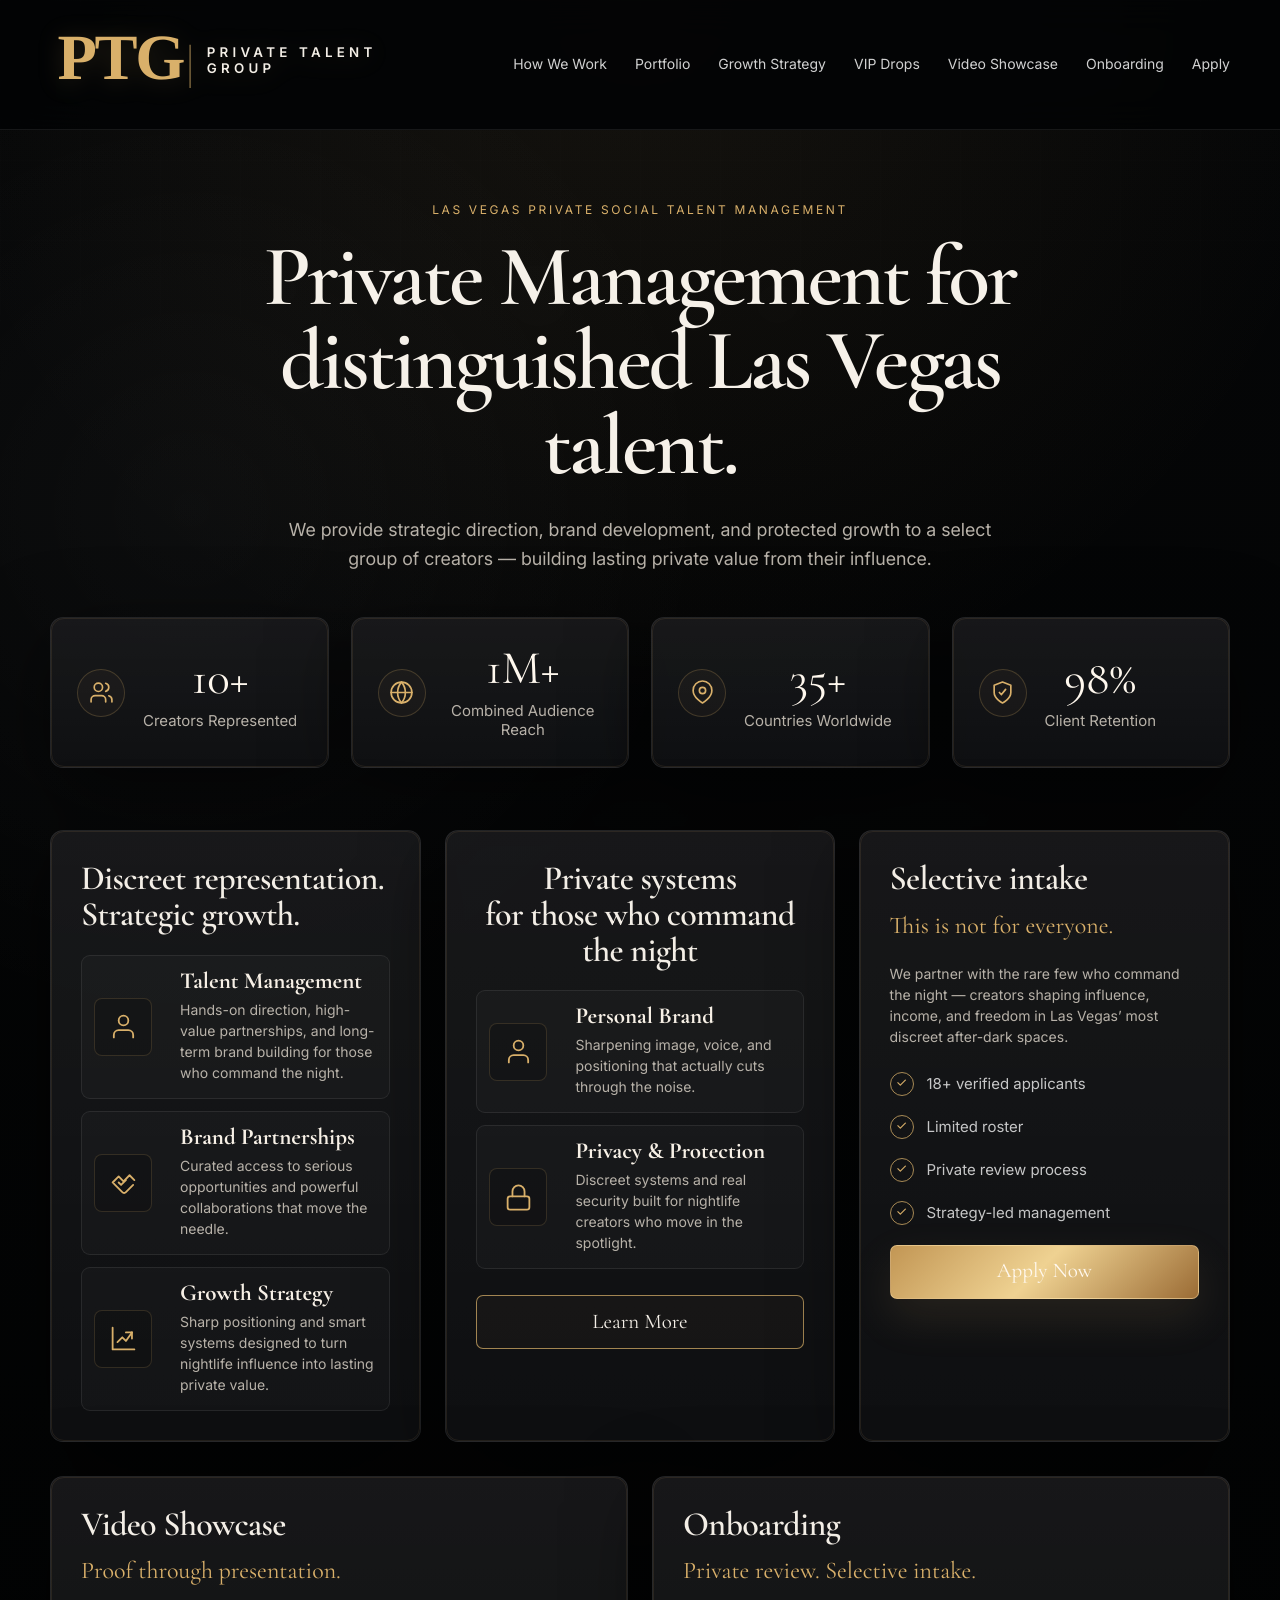
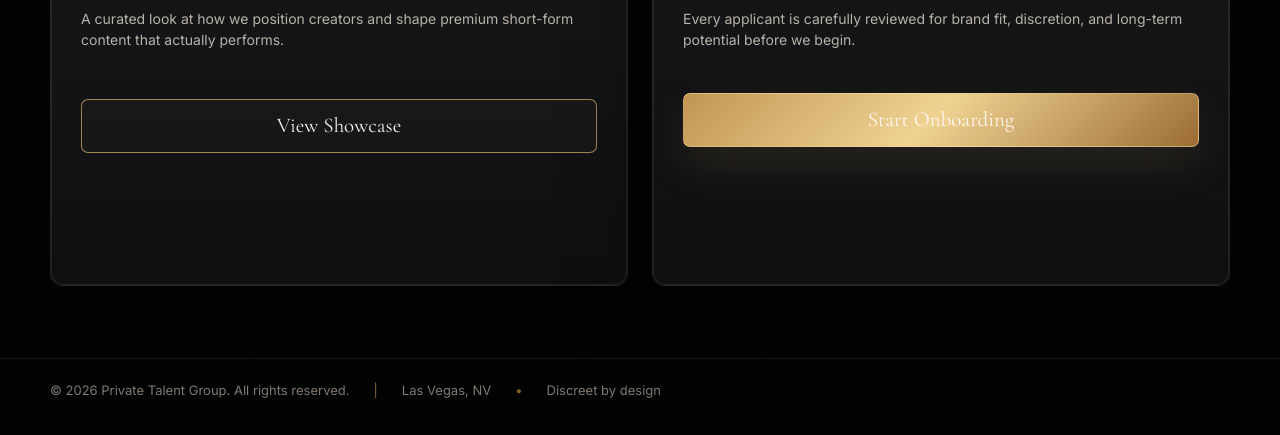
<file: index.html>
<!DOCTYPE html>
<html lang="en">
<head>
  <meta charset="UTF-8" />
  <meta name="viewport" content="width=device-width, initial-scale=1.0, viewport-fit=cover" />

  <title>Private Talent Group | Discreet Creator Management</title>
  <meta name="description" content="Discreet creator management for premium private creators in Las Vegas nightlife and hospitality." />

  <link rel="preconnect" href="https://fonts.googleapis.com">
  <link rel="preconnect" href="https://fonts.gstatic.com" crossorigin>
  <link href="https://fonts.googleapis.com/css2?family=Cormorant+Garamond:wght@500;600;700&family=Inter:wght@300;400;500;600&display=swap" rel="stylesheet">

  <style>
    :root {
      --bg: #020303;
      --bg-soft: #050607;
      --panel: #0b0d0f;
      --text: #f3eee6;
      --muted: #b8b2a9;
      --muted-dark: #817a72;
      --gold: #d9b06a;
      --gold-soft: #f1d391;
      --gold-dark: #8c6634;
      --border-soft: rgba(255, 255, 255, 0.08);
      --shadow: 0 24px 80px rgba(0, 0, 0, 0.55);
    }

    * {
      margin: 0;
      padding: 0;
      box-sizing: border-box;
    }

    html {
      scroll-behavior: smooth;
      -webkit-text-size-adjust: 100%;
    }

    body {
      min-height: 100vh;
      background:
        radial-gradient(circle at top center, rgba(217, 176, 106, 0.08), transparent 34%),
        radial-gradient(circle at 15% 25%, rgba(255, 255, 255, 0.035), transparent 28%),
        linear-gradient(180deg, var(--bg-soft) 0%, var(--bg) 100%);
      color: var(--text);
      font-family: "Inter", sans-serif;
      overflow-x: hidden;
      -webkit-font-smoothing: antialiased;
      text-rendering: geometricPrecision;
    }

    body::before {
      content: "";
      position: fixed;
      inset: 0;
      pointer-events: none;
      background-image:
        linear-gradient(rgba(255,255,255,0.015) 1px, transparent 1px),
        linear-gradient(90deg, rgba(255,255,255,0.015) 1px, transparent 1px);
      background-size: 80px 80px;
      mask-image: linear-gradient(to bottom, rgba(0,0,0,0.75), transparent 70%);
    }

    a {
      color: inherit;
      text-decoration: none;
    }

    .page {
      width: 100%;
      min-height: 100vh;
      position: relative;
      z-index: 1;
    }

    .container {
      width: min(1180px, calc(100% - 40px));
      margin: 0 auto;
    }

    header {
      position: sticky;
      top: 0;
      z-index: 20;
      background: rgba(3, 4, 5, 0.9);
      backdrop-filter: blur(18px);
      -webkit-backdrop-filter: blur(18px);
      border-bottom: 1px solid var(--border-soft);
    }

    .nav {
      height: 129px;
      display: grid;
      grid-template-columns: auto 1fr;
      align-items: center;
      gap: 30px;
      position: relative;
    }

    .brand {
      display: flex;
      align-items: center;
      min-width: 0;
    }

    .brand-logo {
      height: auto;
      width: 470px;
      max-width: 44vw;
      display: block;
      filter: drop-shadow(0 2px 12px rgba(217, 176, 106, 0.18));
    }

    .nav-links {
      display: flex;
      align-items: center;
      justify-content: flex-end;
      gap: 28px;
      color: rgba(255, 255, 255, 0.82);
      font-size: 14px;
      font-weight: 400;
    }

    .nav-links a {
      min-height: 44px;
      display: inline-flex;
      align-items: center;
      transition: color 0.2s ease;
      white-space: nowrap;
    }

    .nav-links a:hover {
      color: var(--gold-soft);
    }

    .nav-toggle {
      display: none;
    }

    .menu-button {
      display: none;
      width: 48px;
      height: 48px;
      border: 1px solid rgba(217, 176, 106, 0.38);
      border-radius: 8px;
      background: rgba(217, 176, 106, 0.035);
      align-items: center;
      justify-content: center;
      cursor: pointer;
    }

    .menu-lines {
      width: 22px;
      height: 14px;
      position: relative;
      display: block;
    }

    .menu-lines::before,
    .menu-lines::after,
    .menu-lines span {
      content: "";
      position: absolute;
      left: 0;
      width: 22px;
      height: 1.5px;
      background: var(--gold-soft);
      border-radius: 99px;
      transition: transform 0.2s ease, opacity 0.2s ease;
    }

    .menu-lines::before {
      top: 0;
    }

    .menu-lines span {
      top: 6px;
    }

    .menu-lines::after {
      bottom: 0;
    }

    .nav-toggle:checked + .menu-button .menu-lines::before {
      transform: translateY(6px) rotate(45deg);
    }

    .nav-toggle:checked + .menu-button .menu-lines span {
      opacity: 0;
    }

    .nav-toggle:checked + .menu-button .menu-lines::after {
      transform: translateY(-6px) rotate(-45deg);
    }

    .hero {
      padding: 72px 0 34px;
      text-align: center;
    }

    .eyebrow {
      margin-bottom: 18px;
      color: var(--gold);
      font-size: 12px;
      letter-spacing: 0.22em;
      text-transform: uppercase;
    }

    h1 {
      max-width: 840px;
      margin: 0 auto;
      font-family: "Cormorant Garamond", serif;
      font-weight: 600;
      line-height: 0.98;
      font-size: clamp(52px, 7vw, 86px);
      letter-spacing: -0.035em;
      color: #f6f1e9;
      text-shadow: 0 18px 60px rgba(255, 255, 255, 0.07);
    }

    .hero p {
      max-width: 720px;
      margin: 28px auto 0;
      color: var(--muted);
      font-size: 18px;
      line-height: 1.65;
    }

    .stats {
      display: grid;
      grid-template-columns: repeat(4, 1fr);
      gap: 22px;
      margin-top: 42px;
    }

    .stat-card,
    .feature-panel {
      background:
        linear-gradient(180deg, rgba(255,255,255,0.055), rgba(255,255,255,0.018)),
        rgba(11, 13, 15, 0.82);
      border: 1px solid var(--border-soft);
      border-radius: 13px;
      box-shadow: var(--shadow);
      position: relative;
      overflow: hidden;
    }

    .stat-card::after,
    .feature-panel::after {
      content: "";
      position: absolute;
      inset: 0;
      border-radius: inherit;
      pointer-events: none;
      border: 1px solid rgba(217, 176, 106, 0.11);
    }

    .stat-card {
      min-height: 132px;
      padding: 28px 26px;
      display: flex;
      align-items: center;
      gap: 18px;
    }

    .icon {
      width: 48px;
      height: 48px;
      flex: 0 0 auto;
      display: grid;
      place-items: center;
      border-radius: 50%;
      border: 1px solid rgba(217, 176, 106, 0.22);
      color: var(--gold);
      background: rgba(217, 176, 106, 0.035);
    }

    .icon svg {
      width: 25px;
      height: 25px;
      stroke: currentColor;
      stroke-width: 1.6;
      fill: none;
      stroke-linecap: round;
      stroke-linejoin: round;
    }

    .stat-number {
      font-family: "Cormorant Garamond", serif;
      font-size: 47px;
      line-height: 1;
      color: #fff8ee;
    }

    .stat-label {
      margin-top: 8px;
      font-size: 15px;
      color: var(--muted);
    }

    .sections {
      display: grid;
      grid-template-columns: 1.05fr 1.1fr 1.05fr;
      gap: 24px;
      margin-top: 28px;
      padding-bottom: 34px;
    }

    .extra-sections {
      padding-bottom: 72px;
    }

    .extra-grid {
      display: grid;
      grid-template-columns: 1fr 1fr;
      gap: 24px;
    }

    .feature-panel {
      padding: 30px;
      min-height: 410px;
    }

    .feature-panel h2 {
      font-family: "Cormorant Garamond", serif;
      font-size: 34px;
      font-weight: 600;
      line-height: 1.05;
      letter-spacing: -0.02em;
      margin-bottom: 22px;
    }

    .feature-panel.center h2 {
      text-align: center;
    }

    .gold-line {
      color: var(--gold);
      font-family: "Cormorant Garamond", serif;
      font-size: 24px;
      margin-top: -8px;
      margin-bottom: 24px;
    }

    .service-list {
      display: grid;
      gap: 12px;
    }

    .service-item {
      display: grid;
      grid-template-columns: 72px 1fr;
      gap: 14px;
      align-items: center;
      padding: 14px 12px;
      min-height: 84px;
      border: 1px solid var(--border-soft);
      border-radius: 9px;
      background: rgba(255, 255, 255, 0.025);
    }

    .service-icon {
      width: 58px;
      height: 58px;
      border-radius: 8px;
      display: grid;
      place-items: center;
      border: 1px solid rgba(217, 176, 106, 0.17);
      color: var(--gold);
      background: rgba(0, 0, 0, 0.18);
    }

    .service-icon svg {
      width: 29px;
      height: 29px;
      stroke: currentColor;
      stroke-width: 1.5;
      fill: none;
      stroke-linecap: round;
      stroke-linejoin: round;
    }

    .service-item h3 {
      font-family: "Cormorant Garamond", serif;
      font-size: 23px;
      line-height: 1;
      margin-bottom: 7px;
      color: #f7f0e6;
    }

    .service-item p,
    .feature-copy,
    .checklist li {
      color: var(--muted);
      font-size: 14px;
      line-height: 1.5;
    }

    .feature-copy {
      margin: 0 0 22px;
    }

    .button {
      display: inline-flex;
      align-items: center;
      justify-content: center;
      min-height: 54px;
      width: 100%;
      border-radius: 7px;
      font-family: "Cormorant Garamond", serif;
      font-size: 21px;
      transition: all 0.2s ease;
    }

    .button-outline {
      margin-top: 26px;
      color: var(--text);
      border: 1px solid rgba(217, 176, 106, 0.72);
      background: rgba(217, 176, 106, 0.035);
    }

    .button-outline:hover {
      background: rgba(217, 176, 106, 0.12);
    }

    .button-gold {
      margin-top: 20px;
      color: #fff8ee;
      border: 1px solid rgba(255, 227, 174, 0.4);
      background:
        linear-gradient(135deg, #c29654 0%, #efd292 48%, #9b6c35 100%);
      box-shadow: 0 18px 45px rgba(217, 176, 106, 0.12);
    }

    .button-gold:hover {
      transform: translateY(-1px);
      filter: brightness(1.07);
    }

    .checklist {
      list-style: none;
      display: grid;
      gap: 19px;
      margin-top: 24px;
    }

    .checklist li {
      display: flex;
      align-items: center;
      gap: 13px;
      color: rgba(255, 255, 255, 0.76);
      font-size: 15px;
    }

    .check {
      width: 24px;
      height: 24px;
      border-radius: 50%;
      display: inline-grid;
      place-items: center;
      border: 1px solid rgba(217, 176, 106, 0.75);
      color: var(--gold);
      font-size: 13px;
      flex: 0 0 auto;
    }

    footer {
      border-top: 1px solid var(--border-soft);
      padding: 24px 0 calc(36px + env(safe-area-inset-bottom));
      color: var(--muted-dark);
      font-size: 13px;
    }

    .footer-row {
      display: flex;
      align-items: center;
      gap: 24px;
      flex-wrap: wrap;
    }

    .footer-row span:nth-child(2),
    .footer-row span:nth-child(4) {
      color: var(--gold-dark);
    }

    @media (max-width: 1160px) {
      .nav {
        gap: 22px;
      }

      .brand-logo {
        width: 340px;
      }

      .nav-links {
        gap: 18px;
        font-size: 13px;
      }

      .stats,
      .sections {
        grid-template-columns: repeat(2, 1fr);
      }

      .feature-panel:last-child {
        grid-column: 1 / -1;
      }
    }

    @media (max-width: 900px) {
      .container {
        width: min(100% - 28px, 1180px);
      }

      header {
        padding-top: env(safe-area-inset-top);
      }

      .nav {
        height: auto;
        min-height: 78px;
        grid-template-columns: 1fr auto;
        gap: 14px;
      }

      .brand-logo {
        width: 290px;
      }

      .menu-button {
        display: flex;
      }

      .nav-links {
        display: none;
        position: absolute;
        top: calc(100% + 1px);
        left: 0;
        right: 0;
        width: 100%;
        padding: 16px;
        flex-direction: column;
        align-items: stretch;
        justify-content: flex-start;
        gap: 4px;
        border: 1px solid rgba(217, 176, 106, 0.16);
        border-radius: 14px;
        background:
          linear-gradient(180deg, rgba(255,255,255,0.06), rgba(255,255,255,0.02)),
          rgba(3, 4, 5, 0.98);
        box-shadow: 0 28px 60px rgba(0, 0, 0, 0.72);
      }

      .nav-links a {
        width: 100%;
        min-height: 48px;
        padding: 0 14px;
        border-radius: 8px;
        justify-content: center;
        background: rgba(255, 255, 255, 0.025);
      }

      .nav-links a:hover {
        background: rgba(217, 176, 106, 0.08);
      }

      .nav-toggle:checked ~ .nav-links {
        display: flex;
      }

      .hero {
        padding: 54px 0 28px;
      }

      .eyebrow {
        font-size: 11px;
        line-height: 1.6;
      }

      h1 {
        max-width: 94%;
        font-size: clamp(43px, 12.5vw, 64px);
        line-height: 1;
      }

      .hero p {
        max-width: 92%;
        font-size: 16px;
        line-height: 1.6;
      }

      .stats {
        margin-top: 34px;
        gap: 16px;
      }

      .stat-card {
        min-height: 118px;
        padding: 22px;
      }

      .sections {
        gap: 18px;
        padding-bottom: 34px;
      }
    }

    @media (max-width: 580px) {
      .container {
        width: min(100% - 24px, 1180px);
      }

      .brand-logo {
        width: 250px;
      }

      .hero {
        padding-top: 44px;
      }

      h1 {
        font-size: clamp(40px, 13vw, 54px);
      }

      .hero p {
        font-size: 15.5px;
      }

      .stats,
      .sections,
      .extra-grid {
        grid-template-columns: 1fr;
      }

      .feature-panel:last-child {
        grid-column: auto;
      }

      .stat-card {
        min-height: 108px;
      }

      .stat-number {
        font-size: 44px;
      }

      .feature-panel {
        min-height: auto;
        padding: 24px;
      }

      .feature-panel h2 {
        font-size: 31px;
      }

      .service-item {
        grid-template-columns: 58px 1fr;
        gap: 12px;
        padding: 13px 12px;
      }

      .service-icon {
        width: 52px;
        height: 52px;
      }

      .service-item h3 {
        font-size: 21px;
      }

      footer {
        font-size: 12px;
      }

      .footer-row {
        gap: 10px 18px;
      }
    }

    @media (max-width: 380px) {
      .brand-logo {
        width: 210px;
      }

      h1 {
        font-size: 38px;
      }

      .stat-card {
        align-items: flex-start;
      }

      .icon {
        width: 44px;
        height: 44px;
      }

      .stat-number {
        font-size: 40px;
      }
    }
  </style>
</head>

<body>
  <div class="page">

    <header>
      <div class="container nav">
        <a href="#" class="brand" aria-label="Private Talent Group home">
          <svg class="brand-logo" width="470" height="100" viewBox="0 0 470 100" fill="none" xmlns="http://www.w3.org/2000/svg">
            <!-- PTG Monogram - Elegant Gold -->
            <text x="8" y="66" font-family="Georgia, 'Times New Roman', serif" font-size="70" font-weight="700" fill="#d9b06a" letter-spacing="-2.5">PTG</text>
            
            <!-- Subtle vertical divider -->
            <line x1="152" y1="29" x2="152" y2="76" stroke="#d9b06a" stroke-width="1.6" opacity="0.55"/>
            
            <!-- PRIVATE TALENT GROUP -->
            <text x="170" y="42" font-family="Inter, system-ui, -apple-system, sans-serif" font-size="14.5" font-weight="600" fill="#f3eee6" letter-spacing="4.6">PRIVATE TALENT</text>
            <text x="170" y="60" font-family="Inter, system-ui, -apple-system, sans-serif" font-size="14.5" font-weight="600" fill="#f3eee6" letter-spacing="4.6">GROUP</text>
          </svg>
        </a>

        <input type="checkbox" id="nav-toggle" class="nav-toggle" aria-label="Open navigation menu">
        <label for="nav-toggle" class="menu-button" aria-label="Open navigation menu">
          <span class="menu-lines"><span></span></span>
        </label>

        <nav class="nav-links" aria-label="Main navigation">
         <a href="how-we-work.html">How We Work</a>
        <a href="portfolio.html">Portfolio</a>
        <a href="growth-strategy.html">Growth Strategy</a>
        <a href="scripts.html">VIP Drops </a>
        <a href="video-showcase.html">Video Showcase</a>
        <a href="onboarding.html">Onboarding</a>
        <a href="apply.html">Apply</a>
        </nav>
      </div>
    </header>

    <main>
      <section class="hero" id="how-we-work">
        <div class="container">
          <div class="eyebrow">Las Vegas Private Social Talent Management
</div>

          <h1>Private Management for distinguished Las Vegas talent.</h1>

          <p>
            We provide strategic direction, brand development, and protected growth
            to a select group of creators — building lasting private value from their influence.
          </p>

          <div class="stats">
            <div class="stat-card">
              <div class="icon">
                <svg viewBox="0 0 24 24">
                  <path d="M16 21v-2a4 4 0 0 0-4-4H6a4 4 0 0 0-4 4v2"/>
                  <circle cx="9" cy="7" r="4"/>
                  <path d="M22 21v-2a4 4 0 0 0-3-3.87"/>
                  <path d="M16 3.13a4 4 0 0 1 0 7.75"/>
                </svg>
              </div>
              <div>
                <div class="stat-number">10+</div>
                <div class="stat-label">Creators Represented</div>
              </div>
            </div>

            <div class="stat-card">
              <div class="icon">
                <svg viewBox="0 0 24 24">
                  <circle cx="12" cy="12" r="10"/>
                  <path d="M2 12h20"/>
                  <path d="M12 2a15.3 15.3 0 0 1 0 20"/>
                  <path d="M12 2a15.3 15.3 0 0 0 0 20"/>
                </svg>
              </div>
              <div>
                <div class="stat-number">1M+</div>
                <div class="stat-label">Combined Audience Reach</div>
              </div>
            </div>

            <div class="stat-card">
              <div class="icon">
                <svg viewBox="0 0 24 24">
                  <path d="M21 10c0 7-9 12-9 12S3 17 3 10a9 9 0 1 1 18 0z"/>
                  <circle cx="12" cy="10" r="3"/>
                </svg>
              </div>
              <div>
                <div class="stat-number">35+</div>
                <div class="stat-label">Countries Worldwide</div>
              </div>
            </div>

            <div class="stat-card">
              <div class="icon">
                <svg viewBox="0 0 24 24">
                  <path d="M12 22s8-4 8-10V5l-8-3-8 3v7c0 6 8 10 8 10z"/>
                  <path d="M9 12l2 2 4-5"/>
                </svg>
              </div>
              <div>
                <div class="stat-number">98%</div>
                <div class="stat-label">Client Retention</div>
              </div>
            </div>
          </div>
        </div>
      </section>

      <section>
        <div class="container sections">

          <div class="feature-panel" id="portfolio">
            <h2>Discreet representation.<br>Strategic growth.</h2>

            <div class="service-list">
              <div class="service-item">
                <div class="service-icon">
                  <svg viewBox="0 0 24 24">
                    <path d="M20 21v-2a4 4 0 0 0-4-4H8a4 4 0 0 0-4 4v2"/>
                    <circle cx="12" cy="7" r="4"/>
                  </svg>
                </div>
                <div>
                  <h3>Talent Management</h3>
                  <p>Hands-on direction, high-value partnerships, and long-term brand building for those who command the night.</p>
                </div>
              </div>

              <div class="service-item">
                <div class="service-icon">
                  <svg viewBox="0 0 24 24">
                    <path d="M8 12l2 2 4-4"/>
                    <path d="M3 12l5-5 4 4 5-5 4 4"/>
                    <path d="M4 13l7 7a2 2 0 0 0 3 0l6-6"/>
                  </svg>
                </div>
                <div>
                  <h3>Brand Partnerships</h3>
                  <p>Curated access to serious opportunities and powerful collaborations that move the needle.</p>
                </div>
              </div>

              <div class="service-item">
                <div class="service-icon">
                  <svg viewBox="0 0 24 24">
                    <path d="M3 3v18h18"/>
                    <path d="M7 15l4-4 3 3 5-7"/>
                    <path d="M19 7h-5"/>
                    <path d="M19 7v5"/>
                  </svg>
                </div>
                <div>
                  <h3>Growth Strategy</h3>
                  <p>Sharp positioning and smart systems designed to turn nightlife influence into lasting private value.</p>
                </div>
              </div>
            </div>
          </div>

          <div class="feature-panel center" id="growth-strategy">
            <h2>Private systems<br>for those who command the night</h2>

            <div class="service-list">
              <div class="service-item">
                <div class="service-icon">
                  <svg viewBox="0 0 24 24">
                    <path d="M20 21v-2a4 4 0 0 0-4-4H8a4 4 0 0 0-4 4v2"/>
                    <circle cx="12" cy="7" r="4"/>
                  </svg>
                </div>
                <div>
                  <h3>Personal Brand</h3>
                  <p>Sharpening image, voice, and positioning that actually cuts through the noise.</p>
                </div>
              </div>

              <div class="service-item">
                <div class="service-icon">
                  <svg viewBox="0 0 24 24">
                    <rect x="3" y="11" width="18" height="11" rx="2"/>
                    <path d="M7 11V7a5 5 0 0 1 10 0v4"/>
                  </svg>
                </div>
                <div>
                  <h3>Privacy & Protection</h3>
                  <p>Discreet systems and real security built for nightlife creators who move in the spotlight.</p>
                </div>
              </div>
            </div>

            <a href="#apply" class="button button-outline">Learn More</a>
          </div>

          <div class="feature-panel" id="apply">
            <h2>Selective intake</h2>
            <div class="gold-line">This is not for everyone.</div>

            <p class="feature-copy">
              We partner with the rare few who command the night — creators shaping influence,
              income, and freedom in Las Vegas’ most discreet after-dark spaces.
            </p>

            <ul class="checklist">
              <li><span class="check">✓</span>18+ verified applicants</li>
              <li><span class="check">✓</span>Limited roster</li>
              <li><span class="check">✓</span>Private review process</li>
              <li><span class="check">✓</span>Strategy-led management</li>
            </ul>

            <a href="#apply" class="button button-gold">Apply Now</a>
          </div>

        </div>
      </section>

      <section class="extra-sections">
        <div class="container extra-grid">

          <div class="feature-panel" id="video-showcase">
            <h2>Video Showcase</h2>
            <div class="gold-line">Proof through presentation.</div>
            <p class="feature-copy">
              A curated look at how we position creators and shape premium short-form content that actually performs.
            </p>
            <a href="#apply" class="button button-outline">View Showcase</a>
          </div>

          <div class="feature-panel" id="onboarding">
            <h2>Onboarding</h2>
            <div class="gold-line">Private review. Selective intake.</div>
            <p class="feature-copy">
              Every applicant is carefully reviewed for brand fit, discretion, and long-term potential before we begin.
            </p>
            <a href="#apply" class="button button-gold">Start Onboarding</a>
          </div>

        </div>
      </section>
    </main>

    <footer>
      <div class="container footer-row">
        <span>© 2026 Private Talent Group. All rights reserved.</span>
        <span>|</span>
        <span>Las Vegas, NV</span>
        <span>•</span>
        <span>Discreet by design</span>
      </div>
    </footer>

  </div>

  <script>
    const navToggle = document.getElementById("nav-toggle");
    const navLinks = document.querySelectorAll(".nav-links a");

    navLinks.forEach((link) => {
      link.addEventListener("click", () => {
        navToggle.checked = false;
      });
    });
  </script>
</body>
</html>
</file>
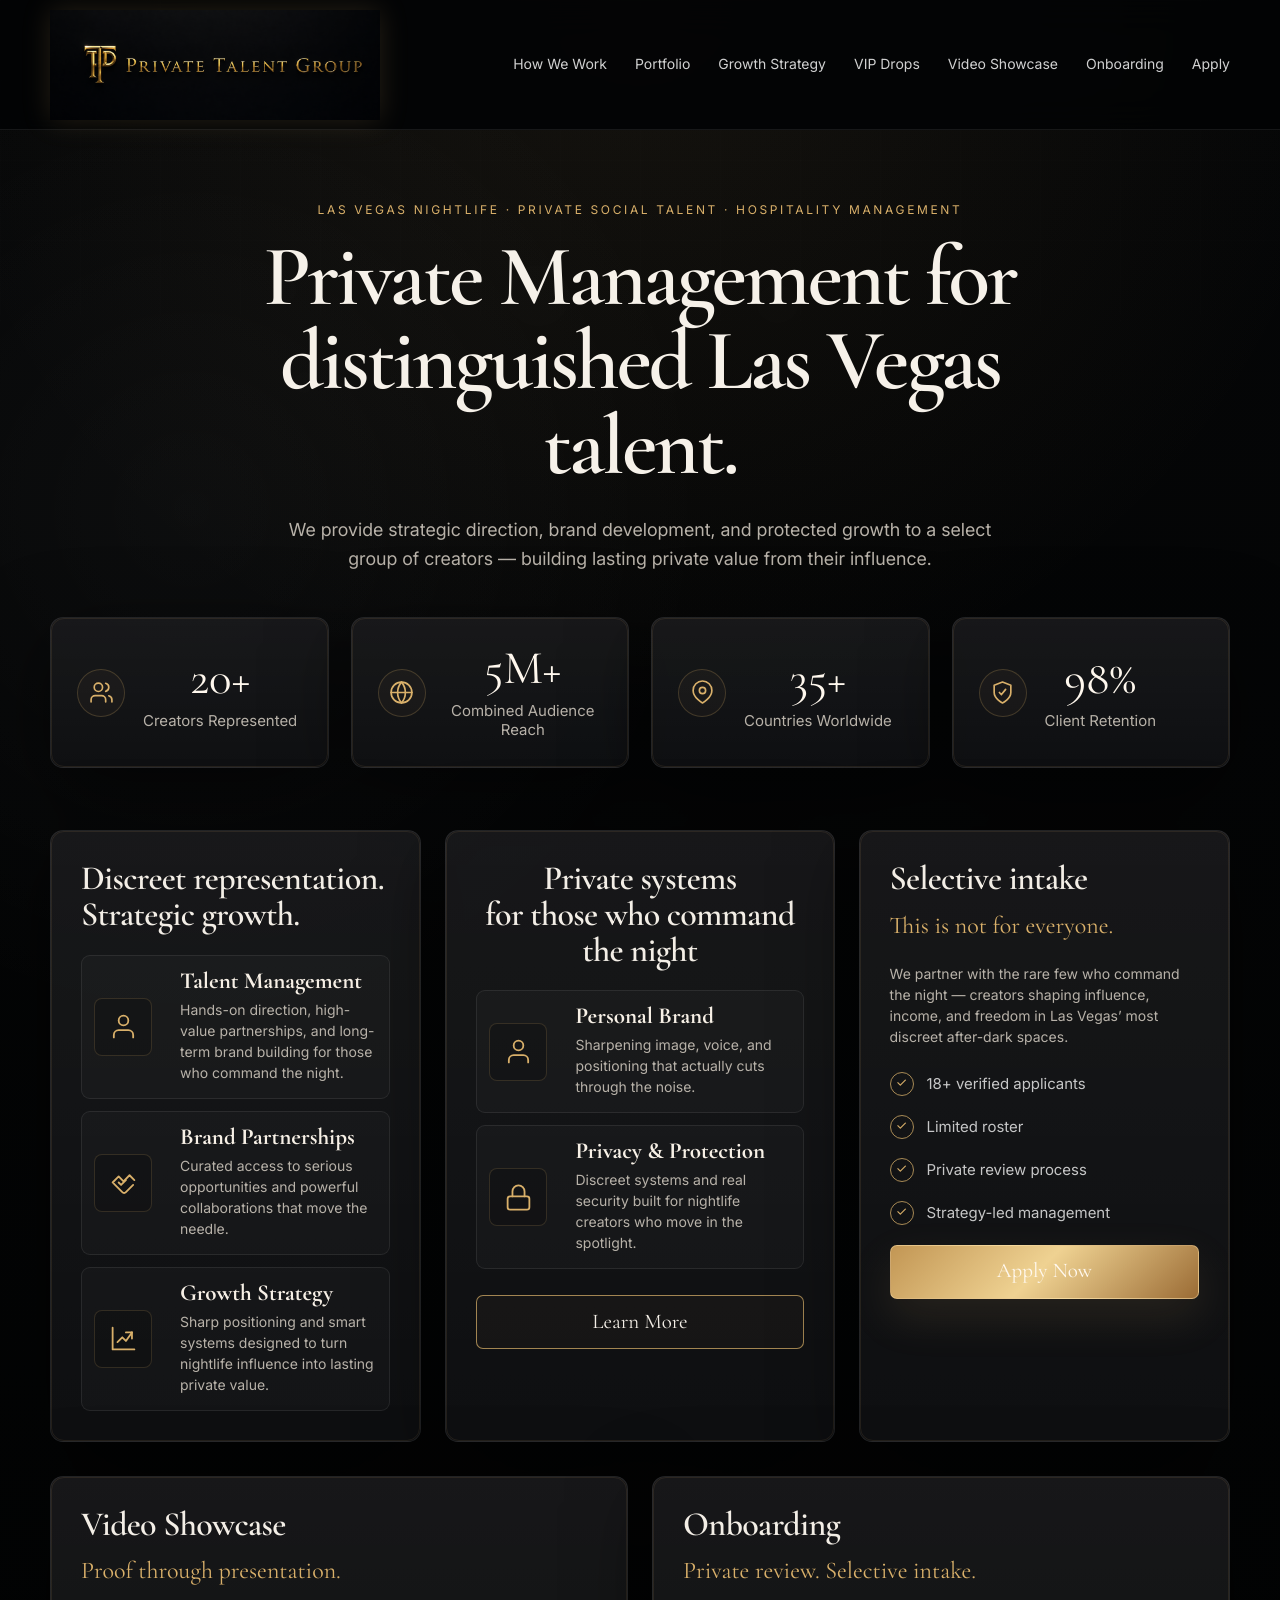
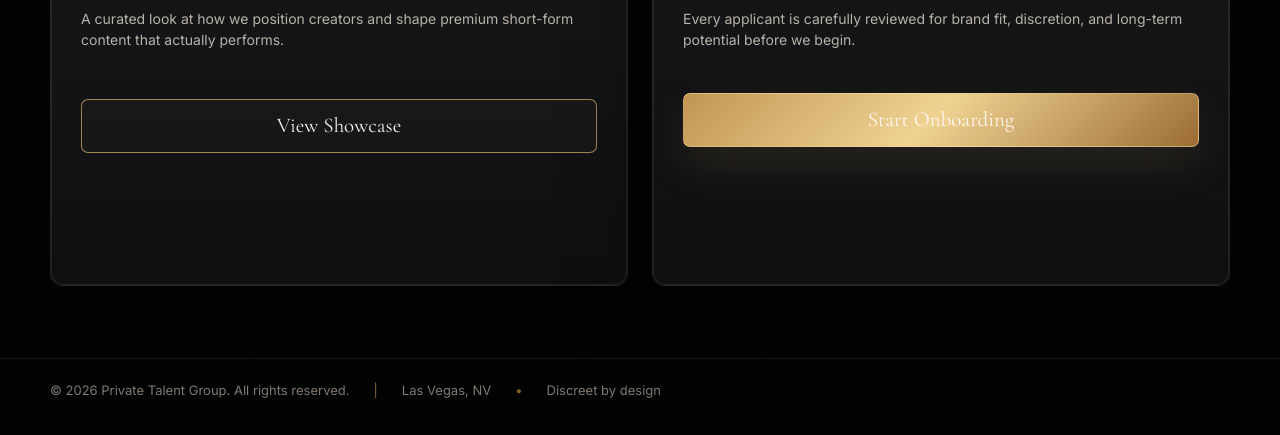
<file: index.html.html>
<!DOCTYPE html>
<html lang="en">
<head>
  <meta charset="UTF-8" />
  <meta name="viewport" content="width=device-width, initial-scale=1.0, viewport-fit=cover" />

  <title>Private Talent Group | Discreet Creator Management</title>
  <meta name="description" content="Discreet creator management for premium private creators in Las Vegas nightlife and hospitality." />

  <link rel="preconnect" href="https://fonts.googleapis.com">
  <link rel="preconnect" href="https://fonts.gstatic.com" crossorigin>
  <link href="https://fonts.googleapis.com/css2?family=Cormorant+Garamond:wght@500;600;700&family=Inter:wght@300;400;500;600&display=swap" rel="stylesheet">

  <style>
    :root {
      --bg: #020303;
      --bg-soft: #050607;
      --panel: #0b0d0f;
      --text: #f3eee6;
      --muted: #b8b2a9;
      --muted-dark: #817a72;
      --gold: #d9b06a;
      --gold-soft: #f1d391;
      --gold-dark: #8c6634;
      --border-soft: rgba(255, 255, 255, 0.08);
      --shadow: 0 24px 80px rgba(0, 0, 0, 0.55);
    }

    * {
      margin: 0;
      padding: 0;
      box-sizing: border-box;
    }

    html {
      scroll-behavior: smooth;
      -webkit-text-size-adjust: 100%;
    }

    body {
      min-height: 100vh;
      background:
        radial-gradient(circle at top center, rgba(217, 176, 106, 0.08), transparent 34%),
        radial-gradient(circle at 15% 25%, rgba(255, 255, 255, 0.035), transparent 28%),
        linear-gradient(180deg, var(--bg-soft) 0%, var(--bg) 100%);
      color: var(--text);
      font-family: "Inter", sans-serif;
      overflow-x: hidden;
      -webkit-font-smoothing: antialiased;
      text-rendering: geometricPrecision;
    }

    body::before {
      content: "";
      position: fixed;
      inset: 0;
      pointer-events: none;
      background-image:
        linear-gradient(rgba(255,255,255,0.015) 1px, transparent 1px),
        linear-gradient(90deg, rgba(255,255,255,0.015) 1px, transparent 1px);
      background-size: 80px 80px;
      mask-image: linear-gradient(to bottom, rgba(0,0,0,0.75), transparent 70%);
    }

    a {
      color: inherit;
      text-decoration: none;
    }

    .page {
      width: 100%;
      min-height: 100vh;
      position: relative;
      z-index: 1;
    }

    .container {
      width: min(1180px, calc(100% - 40px));
      margin: 0 auto;
    }

    header {
      position: sticky;
      top: 0;
      z-index: 20;
      background: rgba(3, 4, 5, 0.9);
      backdrop-filter: blur(18px);
      -webkit-backdrop-filter: blur(18px);
      border-bottom: 1px solid var(--border-soft);
    }

    .nav {
      height: 129px;
      display: grid;
      grid-template-columns: auto 1fr;
      align-items: center;
      gap: 30px;
      position: relative;
    }

    .brand {
      display: flex;
      align-items: center;
      min-width: 0;
    }

    .brand-logo {
  height: 110px;
  width: 560px;
  max-width: 46vw;
  display: block;
  object-fit: contain;
  object-position: left center;
  filter: drop-shadow(0 0 14px rgba(217, 176, 106, 0.16));
}

    .nav-links {
      display: flex;
      align-items: center;
      justify-content: flex-end;
      gap: 28px;
      color: rgba(255, 255, 255, 0.82);
      font-size: 14px;
      font-weight: 400;
    }

    .nav-links a {
      min-height: 44px;
      display: inline-flex;
      align-items: center;
      transition: color 0.2s ease;
      white-space: nowrap;
    }

    .nav-links a:hover {
      color: var(--gold-soft);
    }

    .nav-toggle {
      display: none;
    }

    .menu-button {
      display: none;
      width: 48px;
      height: 48px;
      border: 1px solid rgba(217, 176, 106, 0.38);
      border-radius: 8px;
      background: rgba(217, 176, 106, 0.035);
      align-items: center;
      justify-content: center;
      cursor: pointer;
    }

    .menu-lines {
      width: 22px;
      height: 14px;
      position: relative;
      display: block;
    }

    .menu-lines::before,
    .menu-lines::after,
    .menu-lines span {
      content: "";
      position: absolute;
      left: 0;
      width: 22px;
      height: 1.5px;
      background: var(--gold-soft);
      border-radius: 99px;
      transition: transform 0.2s ease, opacity 0.2s ease;
    }

    .menu-lines::before {
      top: 0;
    }

    .menu-lines span {
      top: 6px;
    }

    .menu-lines::after {
      bottom: 0;
    }

    .nav-toggle:checked + .menu-button .menu-lines::before {
      transform: translateY(6px) rotate(45deg);
    }

    .nav-toggle:checked + .menu-button .menu-lines span {
      opacity: 0;
    }

    .nav-toggle:checked + .menu-button .menu-lines::after {
      transform: translateY(-6px) rotate(-45deg);
    }

    .hero {
      padding: 72px 0 34px;
      text-align: center;
    }

    .eyebrow {
      margin-bottom: 18px;
      color: var(--gold);
      font-size: 12px;
      letter-spacing: 0.22em;
      text-transform: uppercase;
    }

    h1 {
      max-width: 840px;
      margin: 0 auto;
      font-family: "Cormorant Garamond", serif;
      font-weight: 600;
      line-height: 0.98;
      font-size: clamp(52px, 7vw, 86px);
      letter-spacing: -0.035em;
      color: #f6f1e9;
      text-shadow: 0 18px 60px rgba(255, 255, 255, 0.07);
    }

    .hero p {
      max-width: 720px;
      margin: 28px auto 0;
      color: var(--muted);
      font-size: 18px;
      line-height: 1.65;
    }

    .stats {
      display: grid;
      grid-template-columns: repeat(4, 1fr);
      gap: 22px;
      margin-top: 42px;
    }

    .stat-card,
    .feature-panel {
      background:
        linear-gradient(180deg, rgba(255,255,255,0.055), rgba(255,255,255,0.018)),
        rgba(11, 13, 15, 0.82);
      border: 1px solid var(--border-soft);
      border-radius: 13px;
      box-shadow: var(--shadow);
      position: relative;
      overflow: hidden;
    }

    .stat-card::after,
    .feature-panel::after {
      content: "";
      position: absolute;
      inset: 0;
      border-radius: inherit;
      pointer-events: none;
      border: 1px solid rgba(217, 176, 106, 0.11);
    }

    .stat-card {
      min-height: 132px;
      padding: 28px 26px;
      display: flex;
      align-items: center;
      gap: 18px;
    }

    .icon {
      width: 48px;
      height: 48px;
      flex: 0 0 auto;
      display: grid;
      place-items: center;
      border-radius: 50%;
      border: 1px solid rgba(217, 176, 106, 0.22);
      color: var(--gold);
      background: rgba(217, 176, 106, 0.035);
    }

    .icon svg {
      width: 25px;
      height: 25px;
      stroke: currentColor;
      stroke-width: 1.6;
      fill: none;
      stroke-linecap: round;
      stroke-linejoin: round;
    }

    .stat-number {
      font-family: "Cormorant Garamond", serif;
      font-size: 47px;
      line-height: 1;
      color: #fff8ee;
    }

    .stat-label {
      margin-top: 8px;
      font-size: 15px;
      color: var(--muted);
    }

    .sections {
      display: grid;
      grid-template-columns: 1.05fr 1.1fr 1.05fr;
      gap: 24px;
      margin-top: 28px;
      padding-bottom: 34px;
    }

    .extra-sections {
      padding-bottom: 72px;
    }

    .extra-grid {
      display: grid;
      grid-template-columns: 1fr 1fr;
      gap: 24px;
    }

    .feature-panel {
      padding: 30px;
      min-height: 410px;
    }

    .feature-panel h2 {
      font-family: "Cormorant Garamond", serif;
      font-size: 34px;
      font-weight: 600;
      line-height: 1.05;
      letter-spacing: -0.02em;
      margin-bottom: 22px;
    }

    .feature-panel.center h2 {
      text-align: center;
    }

    .gold-line {
      color: var(--gold);
      font-family: "Cormorant Garamond", serif;
      font-size: 24px;
      margin-top: -8px;
      margin-bottom: 24px;
    }

    .service-list {
      display: grid;
      gap: 12px;
    }

    .service-item {
      display: grid;
      grid-template-columns: 72px 1fr;
      gap: 14px;
      align-items: center;
      padding: 14px 12px;
      min-height: 84px;
      border: 1px solid var(--border-soft);
      border-radius: 9px;
      background: rgba(255, 255, 255, 0.025);
    }

    .service-icon {
      width: 58px;
      height: 58px;
      border-radius: 8px;
      display: grid;
      place-items: center;
      border: 1px solid rgba(217, 176, 106, 0.17);
      color: var(--gold);
      background: rgba(0, 0, 0, 0.18);
    }

    .service-icon svg {
      width: 29px;
      height: 29px;
      stroke: currentColor;
      stroke-width: 1.5;
      fill: none;
      stroke-linecap: round;
      stroke-linejoin: round;
    }

    .service-item h3 {
      font-family: "Cormorant Garamond", serif;
      font-size: 23px;
      line-height: 1;
      margin-bottom: 7px;
      color: #f7f0e6;
    }

    .service-item p,
    .feature-copy,
    .checklist li {
      color: var(--muted);
      font-size: 14px;
      line-height: 1.5;
    }

    .feature-copy {
      margin: 0 0 22px;
    }

    .button {
      display: inline-flex;
      align-items: center;
      justify-content: center;
      min-height: 54px;
      width: 100%;
      border-radius: 7px;
      font-family: "Cormorant Garamond", serif;
      font-size: 21px;
      transition: all 0.2s ease;
    }

    .button-outline {
      margin-top: 26px;
      color: var(--text);
      border: 1px solid rgba(217, 176, 106, 0.72);
      background: rgba(217, 176, 106, 0.035);
    }

    .button-outline:hover {
      background: rgba(217, 176, 106, 0.12);
    }

    .button-gold {
      margin-top: 20px;
      color: #fff8ee;
      border: 1px solid rgba(255, 227, 174, 0.4);
      background:
        linear-gradient(135deg, #c29654 0%, #efd292 48%, #9b6c35 100%);
      box-shadow: 0 18px 45px rgba(217, 176, 106, 0.12);
    }

    .button-gold:hover {
      transform: translateY(-1px);
      filter: brightness(1.07);
    }

    .checklist {
      list-style: none;
      display: grid;
      gap: 19px;
      margin-top: 24px;
    }

    .checklist li {
      display: flex;
      align-items: center;
      gap: 13px;
      color: rgba(255, 255, 255, 0.76);
      font-size: 15px;
    }

    .check {
      width: 24px;
      height: 24px;
      border-radius: 50%;
      display: inline-grid;
      place-items: center;
      border: 1px solid rgba(217, 176, 106, 0.75);
      color: var(--gold);
      font-size: 13px;
      flex: 0 0 auto;
    }

    footer {
      border-top: 1px solid var(--border-soft);
      padding: 24px 0 calc(36px + env(safe-area-inset-bottom));
      color: var(--muted-dark);
      font-size: 13px;
    }

    .footer-row {
      display: flex;
      align-items: center;
      gap: 24px;
      flex-wrap: wrap;
    }

    .footer-row span:nth-child(2),
    .footer-row span:nth-child(4) {
      color: var(--gold-dark);
    }

    @media (max-width: 1160px) {
      .nav {
        gap: 22px;
      }

      .brand-logo {
        width: 300px;
      }

      .nav-links {
        gap: 18px;
        font-size: 13px;
      }

      .stats,
      .sections {
        grid-template-columns: repeat(2, 1fr);
      }

      .feature-panel:last-child {
        grid-column: 1 / -1;
      }
    }

    @media (max-width: 900px) {
      .container {
        width: min(100% - 28px, 1180px);
      }

      header {
        padding-top: env(safe-area-inset-top);
      }

      .nav {
        height: auto;
        min-height: 78px;
        grid-template-columns: 1fr auto;
        gap: 14px;
      }

      .brand-logo {
        height: 56px;
        width: 285px;
        max-width: 72vw;
      }

      .menu-button {
        display: flex;
      }

      .nav-links {
        display: none;
        position: absolute;
        top: calc(100% + 1px);
        left: 0;
        right: 0;
        width: 100%;
        padding: 16px;
        flex-direction: column;
        align-items: stretch;
        justify-content: flex-start;
        gap: 4px;
        border: 1px solid rgba(217, 176, 106, 0.16);
        border-radius: 14px;
        background:
          linear-gradient(180deg, rgba(255,255,255,0.06), rgba(255,255,255,0.02)),
          rgba(3, 4, 5, 0.98);
        box-shadow: 0 28px 60px rgba(0, 0, 0, 0.72);
      }

      .nav-links a {
        width: 100%;
        min-height: 48px;
        padding: 0 14px;
        border-radius: 8px;
        justify-content: center;
        background: rgba(255, 255, 255, 0.025);
      }

      .nav-links a:hover {
        background: rgba(217, 176, 106, 0.08);
      }

      .nav-toggle:checked ~ .nav-links {
        display: flex;
      }

      .hero {
        padding: 54px 0 28px;
      }

      .eyebrow {
        font-size: 11px;
        line-height: 1.6;
      }

      h1 {
        max-width: 94%;
        font-size: clamp(43px, 12.5vw, 64px);
        line-height: 1;
      }

      .hero p {
        max-width: 92%;
        font-size: 16px;
        line-height: 1.6;
      }

      .stats {
        margin-top: 34px;
        gap: 16px;
      }

      .stat-card {
        min-height: 118px;
        padding: 22px;
      }

      .sections {
        gap: 18px;
        padding-bottom: 34px;
      }
    }

    @media (max-width: 580px) {
      .container {
        width: min(100% - 24px, 1180px);
      }

      .brand-logo {
        height: 50px;
        width: 245px;
        max-width: 72vw;
      }

      .hero {
        padding-top: 44px;
      }

      h1 {
        font-size: clamp(40px, 13vw, 54px);
      }

      .hero p {
        font-size: 15.5px;
      }

      .stats,
      .sections,
      .extra-grid {
        grid-template-columns: 1fr;
      }

      .feature-panel:last-child {
        grid-column: auto;
      }

      .stat-card {
        min-height: 108px;
      }

      .stat-number {
        font-size: 44px;
      }

      .feature-panel {
        min-height: auto;
        padding: 24px;
      }

      .feature-panel h2 {
        font-size: 31px;
      }

      .service-item {
        grid-template-columns: 58px 1fr;
        gap: 12px;
        padding: 13px 12px;
      }

      .service-icon {
        width: 52px;
        height: 52px;
      }

      .service-item h3 {
        font-size: 21px;
      }

      footer {
        font-size: 12px;
      }

      .footer-row {
        gap: 10px 18px;
      }
    }

    @media (max-width: 380px) {
      .brand-logo {
        width: 220px;
        height: 46px;
      }

      h1 {
        font-size: 38px;
      }

      .stat-card {
        align-items: flex-start;
      }

      .icon {
        width: 44px;
        height: 44px;
      }

      .stat-number {
        font-size: 40px;
      }
    }
  </style>
</head>

<body>
  <div class="page">

    <header>
      <div class="container nav">
        <a href="#" class="brand" aria-label="Private Talent Group home">
          <img src="assets/ptg-logo.png" alt="Private Talent Group" class="brand-logo">
        </a>

        <input type="checkbox" id="nav-toggle" class="nav-toggle" aria-label="Open navigation menu">
        <label for="nav-toggle" class="menu-button" aria-label="Open navigation menu">
          <span class="menu-lines"><span></span></span>
        </label>

        <nav class="nav-links" aria-label="Main navigation">
         <a href="how-we-work.html">How We Work</a>
        <a href="portfolio.html">Portfolio</a>
        <a href="growth-strategy.html">Growth Strategy</a>
        <a href="scripts.html">VIP Drops </a>
        <a href="video-showcase.html">Video Showcase</a>
        <a href="onboarding.html">Onboarding</a>
        <a href="apply.html">Apply</a>
        </nav>
      </div>
    </header>

    <main>
      <section class="hero" id="how-we-work">
        <div class="container">
          <div class="eyebrow">Las Vegas Nightlife · Private Social Talent · Hospitality Management
</div>

          <h1>Private Management for distinguished Las Vegas talent.</h1>

          <p>
            We provide strategic direction, brand development, and protected growth
            to a select group of creators — building lasting private value from their influence.
          </p>

          <div class="stats">
            <div class="stat-card">
              <div class="icon">
                <svg viewBox="0 0 24 24">
                  <path d="M16 21v-2a4 4 0 0 0-4-4H6a4 4 0 0 0-4 4v2"/>
                  <circle cx="9" cy="7" r="4"/>
                  <path d="M22 21v-2a4 4 0 0 0-3-3.87"/>
                  <path d="M16 3.13a4 4 0 0 1 0 7.75"/>
                </svg>
              </div>
              <div>
                <div class="stat-number">20+</div>
                <div class="stat-label">Creators Represented</div>
              </div>
            </div>

            <div class="stat-card">
              <div class="icon">
                <svg viewBox="0 0 24 24">
                  <circle cx="12" cy="12" r="10"/>
                  <path d="M2 12h20"/>
                  <path d="M12 2a15.3 15.3 0 0 1 0 20"/>
                  <path d="M12 2a15.3 15.3 0 0 0 0 20"/>
                </svg>
              </div>
              <div>
                <div class="stat-number">5M+</div>
                <div class="stat-label">Combined Audience Reach</div>
              </div>
            </div>

            <div class="stat-card">
              <div class="icon">
                <svg viewBox="0 0 24 24">
                  <path d="M21 10c0 7-9 12-9 12S3 17 3 10a9 9 0 1 1 18 0z"/>
                  <circle cx="12" cy="10" r="3"/>
                </svg>
              </div>
              <div>
                <div class="stat-number">35+</div>
                <div class="stat-label">Countries Worldwide</div>
              </div>
            </div>

            <div class="stat-card">
              <div class="icon">
                <svg viewBox="0 0 24 24">
                  <path d="M12 22s8-4 8-10V5l-8-3-8 3v7c0 6 8 10 8 10z"/>
                  <path d="M9 12l2 2 4-5"/>
                </svg>
              </div>
              <div>
                <div class="stat-number">98%</div>
                <div class="stat-label">Client Retention</div>
              </div>
            </div>
          </div>
        </div>
      </section>

      <section>
        <div class="container sections">

          <div class="feature-panel" id="portfolio">
            <h2>Discreet representation.<br>Strategic growth.</h2>

            <div class="service-list">
              <div class="service-item">
                <div class="service-icon">
                  <svg viewBox="0 0 24 24">
                    <path d="M20 21v-2a4 4 0 0 0-4-4H8a4 4 0 0 0-4 4v2"/>
                    <circle cx="12" cy="7" r="4"/>
                  </svg>
                </div>
                <div>
                  <h3>Talent Management</h3>
                  <p>Hands-on direction, high-value partnerships, and long-term brand building for those who command the night.</p>
                </div>
              </div>

              <div class="service-item">
                <div class="service-icon">
                  <svg viewBox="0 0 24 24">
                    <path d="M8 12l2 2 4-4"/>
                    <path d="M3 12l5-5 4 4 5-5 4 4"/>
                    <path d="M4 13l7 7a2 2 0 0 0 3 0l6-6"/>
                  </svg>
                </div>
                <div>
                  <h3>Brand Partnerships</h3>
                  <p>Curated access to serious opportunities and powerful collaborations that move the needle.</p>
                </div>
              </div>

              <div class="service-item">
                <div class="service-icon">
                  <svg viewBox="0 0 24 24">
                    <path d="M3 3v18h18"/>
                    <path d="M7 15l4-4 3 3 5-7"/>
                    <path d="M19 7h-5"/>
                    <path d="M19 7v5"/>
                  </svg>
                </div>
                <div>
                  <h3>Growth Strategy</h3>
                  <p>Sharp positioning and smart systems designed to turn nightlife influence into lasting private value.</p>
                </div>
              </div>
            </div>
          </div>

          <div class="feature-panel center" id="growth-strategy">
            <h2>Private systems<br>for those who command the night</h2>

            <div class="service-list">
              <div class="service-item">
                <div class="service-icon">
                  <svg viewBox="0 0 24 24">
                    <path d="M20 21v-2a4 4 0 0 0-4-4H8a4 4 0 0 0-4 4v2"/>
                    <circle cx="12" cy="7" r="4"/>
                  </svg>
                </div>
                <div>
                  <h3>Personal Brand</h3>
                  <p>Sharpening image, voice, and positioning that actually cuts through the noise.</p>
                </div>
              </div>

              <div class="service-item">
                <div class="service-icon">
                  <svg viewBox="0 0 24 24">
                    <rect x="3" y="11" width="18" height="11" rx="2"/>
                    <path d="M7 11V7a5 5 0 0 1 10 0v4"/>
                  </svg>
                </div>
                <div>
                  <h3>Privacy & Protection</h3>
                  <p>Discreet systems and real security built for nightlife creators who move in the spotlight.</p>
                </div>
              </div>
            </div>

            <a href="#apply" class="button button-outline">Learn More</a>
          </div>

          <div class="feature-panel" id="apply">
            <h2>Selective intake</h2>
            <div class="gold-line">This is not for everyone.</div>

            <p class="feature-copy">
              We partner with the rare few who command the night — creators shaping influence,
              income, and freedom in Las Vegas’ most discreet after-dark spaces.
            </p>

            <ul class="checklist">
              <li><span class="check">✓</span>18+ verified applicants</li>
              <li><span class="check">✓</span>Limited roster</li>
              <li><span class="check">✓</span>Private review process</li>
              <li><span class="check">✓</span>Strategy-led management</li>
            </ul>

            <a href="#apply" class="button button-gold">Apply Now</a>
          </div>

        </div>
      </section>

      <section class="extra-sections">
        <div class="container extra-grid">

          <div class="feature-panel" id="video-showcase">
            <h2>Video Showcase</h2>
            <div class="gold-line">Proof through presentation.</div>
            <p class="feature-copy">
              A curated look at how we position creators and shape premium short-form content that actually performs.
            </p>
            <a href="#apply" class="button button-outline">View Showcase</a>
          </div>

          <div class="feature-panel" id="onboarding">
            <h2>Onboarding</h2>
            <div class="gold-line">Private review. Selective intake.</div>
            <p class="feature-copy">
              Every applicant is carefully reviewed for brand fit, discretion, and long-term potential before we begin.
            </p>
            <a href="#apply" class="button button-gold">Start Onboarding</a>
          </div>

        </div>
      </section>
    </main>

    <footer>
      <div class="container footer-row">
        <span>© 2026 Private Talent Group. All rights reserved.</span>
        <span>|</span>
        <span>Las Vegas, NV</span>
        <span>•</span>
        <span>Discreet by design</span>
      </div>
    </footer>

  </div>

  <script>
    const navToggle = document.getElementById("nav-toggle");
    const navLinks = document.querySelectorAll(".nav-links a");

    navLinks.forEach((link) => {
      link.addEventListener("click", () => {
        navToggle.checked = false;
      });
    });
  </script>
</body>
</html>
</file>
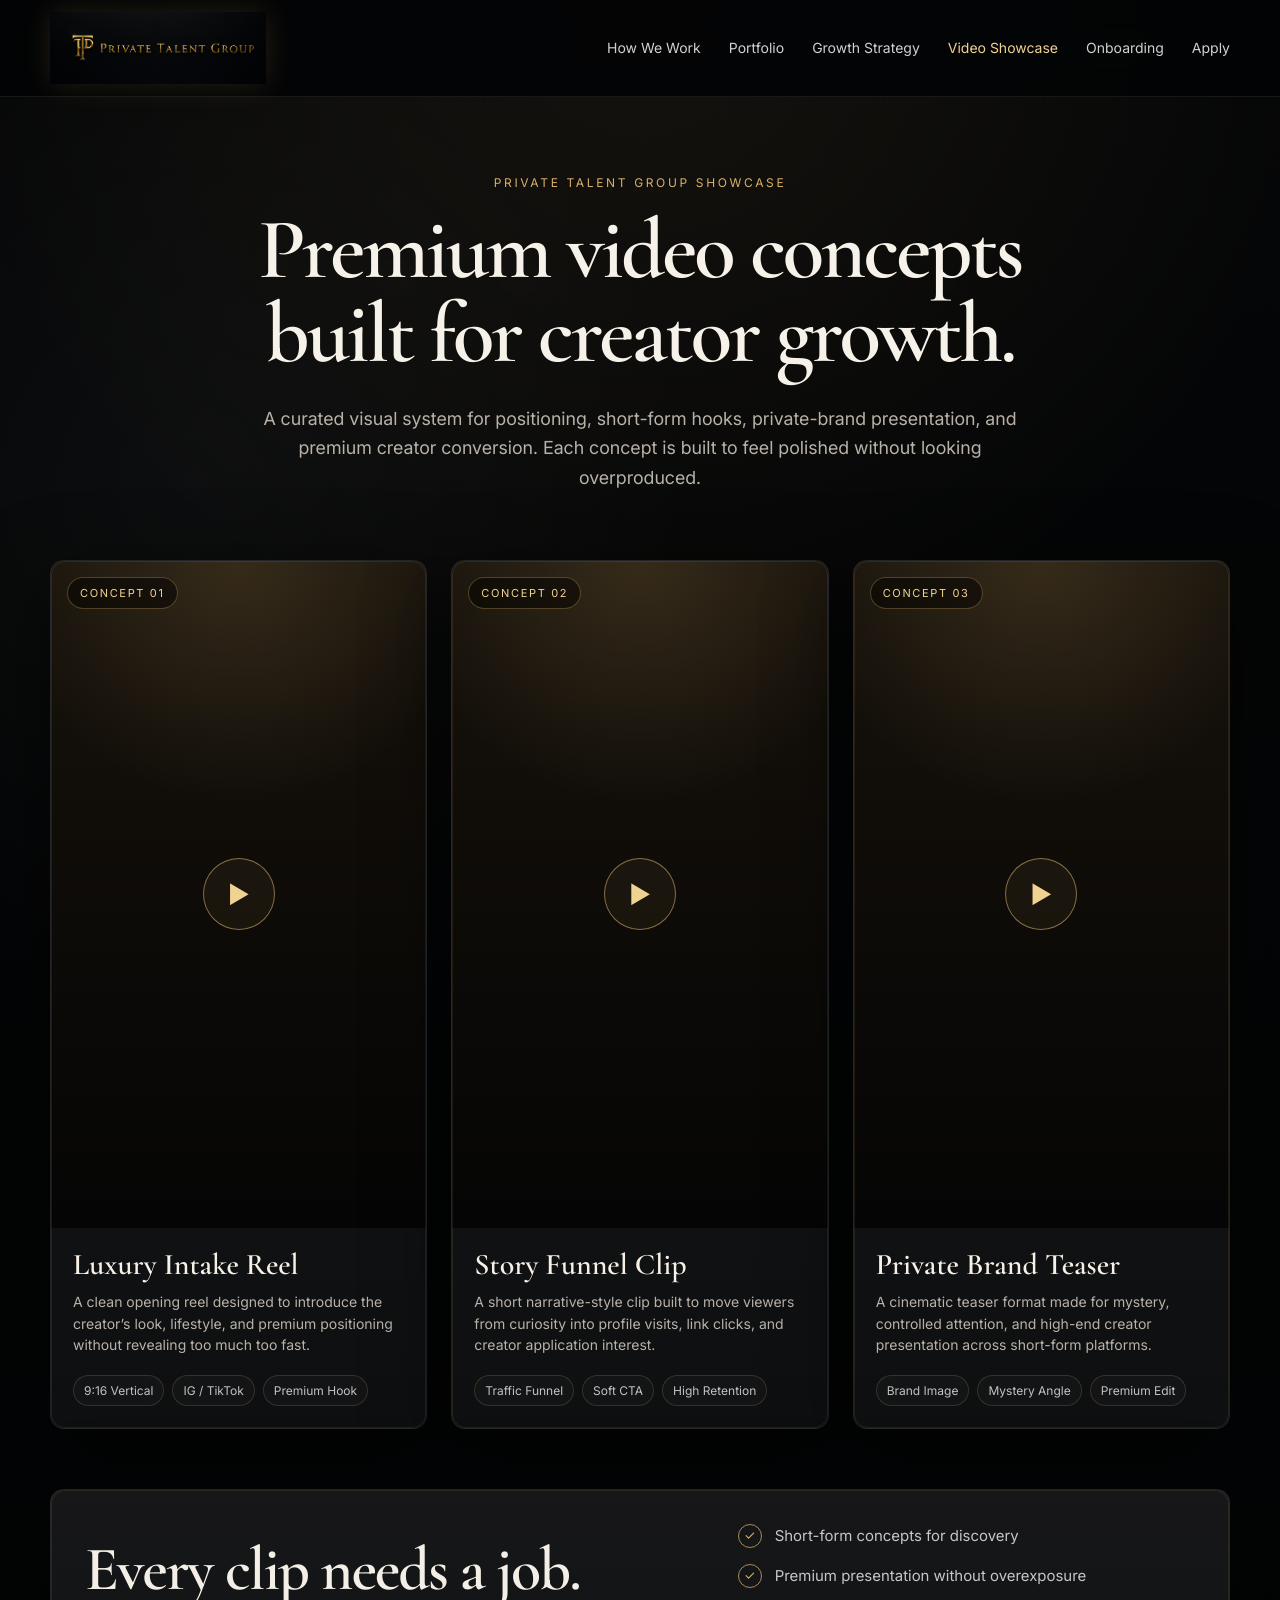
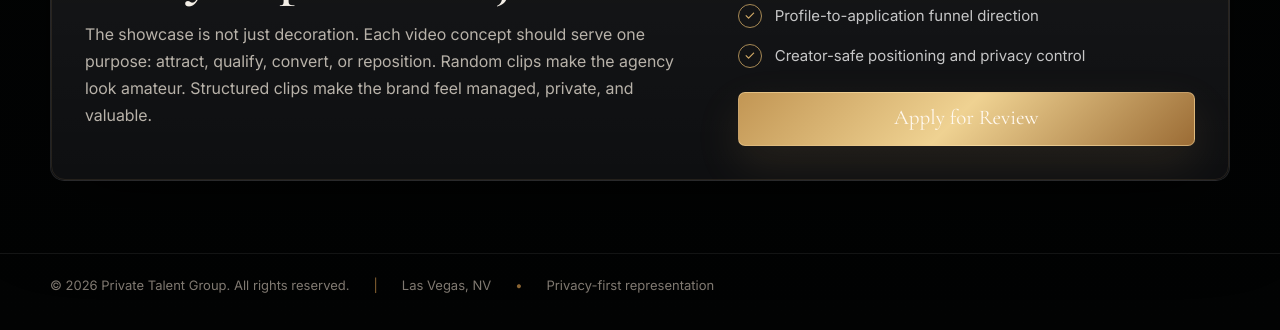
<file: video-showcase.html>
<!DOCTYPE html>
<html lang="en">
<head>
  <meta charset="UTF-8" />
  <meta name="viewport" content="width=device-width, initial-scale=1.0, viewport-fit=cover" />

  <title>Video Showcase | Private Talent Group</title>
  <meta name="description" content="Private Talent Group video showcase for premium creator positioning, growth strategy, and short-form content direction." />

  <link rel="preconnect" href="https://fonts.googleapis.com">
  <link rel="preconnect" href="https://fonts.gstatic.com" crossorigin>
  <link href="https://fonts.googleapis.com/css2?family=Cormorant+Garamond:wght@500;600;700&family=Inter:wght@300;400;500;600&display=swap" rel="stylesheet">

  <style>
    :root {
      --bg: #020303;
      --bg-soft: #050607;
      --panel: #0b0d0f;
      --text: #f3eee6;
      --muted: #b8b2a9;
      --muted-dark: #817a72;
      --gold: #d9b06a;
      --gold-soft: #f1d391;
      --gold-dark: #8c6634;
      --border-soft: rgba(255, 255, 255, 0.08);
      --shadow: 0 24px 80px rgba(0, 0, 0, 0.55);
    }

    * {
      margin: 0;
      padding: 0;
      box-sizing: border-box;
    }

    html {
      scroll-behavior: smooth;
      -webkit-text-size-adjust: 100%;
    }

    body {
      min-height: 100vh;
      background:
        radial-gradient(circle at top center, rgba(217, 176, 106, 0.08), transparent 34%),
        radial-gradient(circle at 15% 25%, rgba(255, 255, 255, 0.035), transparent 28%),
        linear-gradient(180deg, var(--bg-soft) 0%, var(--bg) 100%);
      color: var(--text);
      font-family: "Inter", sans-serif;
      overflow-x: hidden;
      -webkit-font-smoothing: antialiased;
      text-rendering: geometricPrecision;
    }

    body::before {
      content: "";
      position: fixed;
      inset: 0;
      pointer-events: none;
      background-image:
        linear-gradient(rgba(255,255,255,0.015) 1px, transparent 1px),
        linear-gradient(90deg, rgba(255,255,255,0.015) 1px, transparent 1px);
      background-size: 80px 80px;
      mask-image: linear-gradient(to bottom, rgba(0,0,0,0.75), transparent 70%);
    }

    a {
      color: inherit;
      text-decoration: none;
    }

    .page {
      width: 100%;
      min-height: 100vh;
      position: relative;
      z-index: 1;
    }

    .container {
      width: min(1180px, calc(100% - 40px));
      margin: 0 auto;
    }

    header {
      position: sticky;
      top: 0;
      z-index: 20;
      background: rgba(3, 4, 5, 0.9);
      backdrop-filter: blur(18px);
      -webkit-backdrop-filter: blur(18px);
      border-bottom: 1px solid var(--border-soft);
    }

    .nav {
      height: 96px;
      display: grid;
      grid-template-columns: auto 1fr;
      align-items: center;
      gap: 30px;
      position: relative;
    }

    .brand {
      display: flex;
      align-items: center;
      min-width: 0;
    }

    .brand-logo {
      height: 72px;
      width: 340px;
      max-width: 38vw;
      display: block;
      object-fit: contain;
      object-position: left center;
      filter: drop-shadow(0 0 14px rgba(217, 176, 106, 0.16));
    }

    .nav-links {
      display: flex;
      align-items: center;
      justify-content: flex-end;
      gap: 28px;
      color: rgba(255, 255, 255, 0.82);
      font-size: 14px;
      font-weight: 400;
    }

    .nav-links a {
      min-height: 44px;
      display: inline-flex;
      align-items: center;
      transition: color 0.2s ease;
      white-space: nowrap;
    }

    .nav-links a:hover,
    .nav-links a.active {
      color: var(--gold-soft);
    }

    .nav-toggle {
      display: none;
    }

    .menu-button {
      display: none;
      width: 48px;
      height: 48px;
      border: 1px solid rgba(217, 176, 106, 0.38);
      border-radius: 8px;
      background: rgba(217, 176, 106, 0.035);
      align-items: center;
      justify-content: center;
      cursor: pointer;
    }

    .menu-lines {
      width: 22px;
      height: 14px;
      position: relative;
      display: block;
    }

    .menu-lines::before,
    .menu-lines::after,
    .menu-lines span {
      content: "";
      position: absolute;
      left: 0;
      width: 22px;
      height: 1.5px;
      background: var(--gold-soft);
      border-radius: 99px;
      transition: transform 0.2s ease, opacity 0.2s ease;
    }

    .menu-lines::before {
      top: 0;
    }

    .menu-lines span {
      top: 6px;
    }

    .menu-lines::after {
      bottom: 0;
    }

    .nav-toggle:checked + .menu-button .menu-lines::before {
      transform: translateY(6px) rotate(45deg);
    }

    .nav-toggle:checked + .menu-button .menu-lines span {
      opacity: 0;
    }

    .nav-toggle:checked + .menu-button .menu-lines::after {
      transform: translateY(-6px) rotate(-45deg);
    }

    .showcase-hero {
      padding: 78px 0 44px;
      text-align: center;
    }

    .eyebrow {
      margin-bottom: 18px;
      color: var(--gold);
      font-size: 12px;
      letter-spacing: 0.22em;
      text-transform: uppercase;
    }

    h1 {
      max-width: 880px;
      margin: 0 auto;
      font-family: "Cormorant Garamond", serif;
      font-weight: 600;
      line-height: 0.98;
      font-size: clamp(52px, 7vw, 86px);
      letter-spacing: -0.035em;
      color: #f6f1e9;
      text-shadow: 0 18px 60px rgba(255, 255, 255, 0.07);
    }

    .showcase-hero p {
      max-width: 760px;
      margin: 28px auto 0;
      color: var(--muted);
      font-size: 18px;
      line-height: 1.65;
    }

    .showcase-grid {
      display: grid;
      grid-template-columns: repeat(3, 1fr);
      gap: 24px;
      padding: 22px 0 52px;
    }

    .video-card,
    .strategy-panel {
      background:
        linear-gradient(180deg, rgba(255,255,255,0.055), rgba(255,255,255,0.018)),
        rgba(11, 13, 15, 0.82);
      border: 1px solid var(--border-soft);
      border-radius: 14px;
      box-shadow: var(--shadow);
      position: relative;
      overflow: hidden;
    }

    .video-card::after,
    .strategy-panel::after {
      content: "";
      position: absolute;
      inset: 0;
      border-radius: inherit;
      pointer-events: none;
      border: 1px solid rgba(217, 176, 106, 0.11);
    }

    .video-frame {
      position: relative;
      aspect-ratio: 9 / 16;
      background:
        radial-gradient(circle at top, rgba(217, 176, 106, 0.16), transparent 35%),
        linear-gradient(180deg, #17120b 0%, #050505 100%);
      display: grid;
      place-items: center;
      overflow: hidden;
    }

    .video-frame video {
      width: 100%;
      height: 100%;
      object-fit: cover;
      display: block;
      background: #050505;
    }

    .placeholder {
      width: 72px;
      height: 72px;
      border-radius: 50%;
      display: grid;
      place-items: center;
      border: 1px solid rgba(217, 176, 106, 0.58);
      background: rgba(217, 176, 106, 0.06);
      color: var(--gold-soft);
      font-size: 24px;
      z-index: 2;
    }

    .video-label {
      position: absolute;
      left: 16px;
      top: 16px;
      z-index: 3;
      padding: 8px 12px;
      border-radius: 999px;
      border: 1px solid rgba(217, 176, 106, 0.32);
      background: rgba(0, 0, 0, 0.48);
      color: var(--gold-soft);
      font-size: 11px;
      letter-spacing: 0.15em;
      text-transform: uppercase;
      backdrop-filter: blur(10px);
    }

    .video-info {
      padding: 22px;
    }

    .video-info h2 {
      font-family: "Cormorant Garamond", serif;
      font-size: 30px;
      line-height: 1;
      font-weight: 600;
      margin-bottom: 12px;
      color: #f7f0e6;
    }

    .video-info p {
      color: var(--muted);
      font-size: 14px;
      line-height: 1.55;
    }

    .meta-row {
      display: flex;
      flex-wrap: wrap;
      gap: 8px;
      margin-top: 18px;
    }

    .pill {
      padding: 7px 10px;
      border-radius: 999px;
      border: 1px solid rgba(217, 176, 106, 0.18);
      color: rgba(255, 255, 255, 0.74);
      background: rgba(255, 255, 255, 0.025);
      font-size: 12px;
    }

    .strategy-section {
      padding: 8px 0 72px;
    }

    .strategy-panel {
      padding: 34px;
      display: grid;
      grid-template-columns: 1.15fr 0.85fr;
      gap: 34px;
      align-items: center;
    }

    .strategy-panel h2 {
      font-family: "Cormorant Garamond", serif;
      font-size: clamp(38px, 5vw, 62px);
      line-height: 0.98;
      letter-spacing: -0.03em;
      font-weight: 600;
      margin-bottom: 20px;
    }

    .strategy-panel p {
      color: var(--muted);
      font-size: 16px;
      line-height: 1.7;
    }

    .checklist {
      list-style: none;
      display: grid;
      gap: 16px;
    }

    .checklist li {
      display: flex;
      align-items: center;
      gap: 13px;
      color: rgba(255, 255, 255, 0.76);
      font-size: 15px;
    }

    .check {
      width: 24px;
      height: 24px;
      border-radius: 50%;
      display: inline-grid;
      place-items: center;
      border: 1px solid rgba(217, 176, 106, 0.75);
      color: var(--gold);
      font-size: 13px;
      flex: 0 0 auto;
    }

    .button {
      display: inline-flex;
      align-items: center;
      justify-content: center;
      min-height: 54px;
      width: 100%;
      border-radius: 7px;
      font-family: "Cormorant Garamond", serif;
      font-size: 21px;
      transition: all 0.2s ease;
      margin-top: 24px;
    }

    .button-gold {
      color: #fff8ee;
      border: 1px solid rgba(255, 227, 174, 0.4);
      background:
        linear-gradient(135deg, #c29654 0%, #efd292 48%, #9b6c35 100%);
      box-shadow: 0 18px 45px rgba(217, 176, 106, 0.12);
    }

    .button-gold:hover {
      transform: translateY(-1px);
      filter: brightness(1.07);
    }

    footer {
      border-top: 1px solid var(--border-soft);
      padding: 24px 0 calc(36px + env(safe-area-inset-bottom));
      color: var(--muted-dark);
      font-size: 13px;
    }

    .footer-row {
      display: flex;
      align-items: center;
      gap: 24px;
      flex-wrap: wrap;
    }

    .footer-row span:nth-child(2),
    .footer-row span:nth-child(4) {
      color: var(--gold-dark);
    }

    @media (max-width: 1160px) {
      .nav {
        gap: 22px;
      }

      .brand-logo {
        width: 300px;
      }

      .nav-links {
        gap: 18px;
        font-size: 13px;
      }

      .showcase-grid {
        grid-template-columns: repeat(2, 1fr);
      }
    }

    @media (max-width: 900px) {
      .container {
        width: min(100% - 28px, 1180px);
      }

      header {
        padding-top: env(safe-area-inset-top);
      }

      .nav {
        height: auto;
        min-height: 78px;
        grid-template-columns: 1fr auto;
        gap: 14px;
      }

      .brand-logo {
        height: 56px;
        width: 285px;
        max-width: 72vw;
      }

      .menu-button {
        display: flex;
      }

      .nav-links {
        display: none;
        position: absolute;
        top: calc(100% + 1px);
        left: 0;
        right: 0;
        width: 100%;
        padding: 16px;
        flex-direction: column;
        align-items: stretch;
        justify-content: flex-start;
        gap: 4px;
        border: 1px solid rgba(217, 176, 106, 0.16);
        border-radius: 14px;
        background:
          linear-gradient(180deg, rgba(255,255,255,0.06), rgba(255,255,255,0.02)),
          rgba(3, 4, 5, 0.98);
        box-shadow: 0 28px 60px rgba(0, 0, 0, 0.72);
      }

      .nav-links a {
        width: 100%;
        min-height: 48px;
        padding: 0 14px;
        border-radius: 8px;
        justify-content: center;
        background: rgba(255, 255, 255, 0.025);
      }

      .nav-links a:hover {
        background: rgba(217, 176, 106, 0.08);
      }

      .nav-toggle:checked ~ .nav-links {
        display: flex;
      }

      .showcase-hero {
        padding: 54px 0 34px;
      }

      .eyebrow {
        font-size: 11px;
        line-height: 1.6;
      }

      h1 {
        max-width: 94%;
        font-size: clamp(43px, 12.5vw, 64px);
        line-height: 1;
      }

      .showcase-hero p {
        max-width: 92%;
        font-size: 16px;
        line-height: 1.6;
      }

      .strategy-panel {
        grid-template-columns: 1fr;
      }
    }

    @media (max-width: 580px) {
      .container {
        width: min(100% - 24px, 1180px);
      }

      .brand-logo {
        height: 50px;
        width: 245px;
        max-width: 72vw;
      }

      .showcase-hero {
        padding-top: 44px;
      }

      h1 {
        font-size: clamp(40px, 13vw, 54px);
      }

      .showcase-hero p {
        font-size: 15.5px;
      }

      .showcase-grid {
        grid-template-columns: 1fr;
        gap: 18px;
        padding-bottom: 42px;
      }

      .video-info {
        padding: 20px;
      }

      .video-info h2 {
        font-size: 28px;
      }

      .strategy-section {
        padding-bottom: 58px;
      }

      .strategy-panel {
        padding: 24px;
      }

      footer {
        font-size: 12px;
      }

      .footer-row {
        gap: 10px 18px;
      }
    }

    @media (max-width: 380px) {
      .brand-logo {
        width: 220px;
        height: 46px;
      }

      h1 {
        font-size: 38px;
      }
    }
  </style>
</head>

<body>
  <div class="page">

    <header>
      <div class="container nav">
        <a href="index.html" class="brand" aria-label="Private Talent Group home">
          <img src="assets/ptg-logo.png" alt="Private Talent Group" class="brand-logo">
        </a>

        <input type="checkbox" id="nav-toggle" class="nav-toggle" aria-label="Open navigation menu">
        <label for="nav-toggle" class="menu-button" aria-label="Open navigation menu">
          <span class="menu-lines"><span></span></span>
        </label>

        <nav class="nav-links" aria-label="Main navigation">
          <a href="index.html#how-we-work">How We Work</a>
          <a href="index.html#portfolio">Portfolio</a>
          <a href="index.html#growth-strategy">Growth Strategy</a>
          <a href="video-showcase.html" class="active">Video Showcase</a>
          <a href="index.html#onboarding">Onboarding</a>
          <a href="index.html#apply">Apply</a>
        </nav>
      </div>
    </header>

    <main>
      <section class="showcase-hero">
        <div class="container">
          <div class="eyebrow">Private Talent Group Showcase</div>

          <h1>Premium video concepts built for creator growth.</h1>

          <p>
            A curated visual system for positioning, short-form hooks, private-brand presentation,
            and premium creator conversion. Each concept is built to feel polished without looking overproduced.
          </p>
        </div>
      </section>

      <section>
        <div class="container showcase-grid">

          <article class="video-card">
            <div class="video-frame">
              <span class="video-label">Concept 01</span>

              <!-- Replace this src with your real video file -->
              <!-- <video src="assets/showcase-01.mp4" poster="assets/showcase-01.jpg" controls playsinline></video> -->

              <div class="placeholder">▶</div>
            </div>

            <div class="video-info">
              <h2>Luxury Intake Reel</h2>
              <p>
                A clean opening reel designed to introduce the creator’s look, lifestyle,
                and premium positioning without revealing too much too fast.
              </p>

              <div class="meta-row">
                <span class="pill">9:16 Vertical</span>
                <span class="pill">IG / TikTok</span>
                <span class="pill">Premium Hook</span>
              </div>
            </div>
          </article>

          <article class="video-card">
            <div class="video-frame">
              <span class="video-label">Concept 02</span>

              <!-- Replace this src with your real video file -->
              <!-- <video src="assets/showcase-02.mp4" poster="assets/showcase-02.jpg" controls playsinline></video> -->

              <div class="placeholder">▶</div>
            </div>

            <div class="video-info">
              <h2>Story Funnel Clip</h2>
              <p>
                A short narrative-style clip built to move viewers from curiosity
                into profile visits, link clicks, and creator application interest.
              </p>

              <div class="meta-row">
                <span class="pill">Traffic Funnel</span>
                <span class="pill">Soft CTA</span>
                <span class="pill">High Retention</span>
              </div>
            </div>
          </article>

          <article class="video-card">
            <div class="video-frame">
              <span class="video-label">Concept 03</span>

              <!-- Replace this src with your real video file -->
              <!-- <video src="assets/showcase-03.mp4" poster="assets/showcase-03.jpg" controls playsinline></video> -->

              <div class="placeholder">▶</div>
            </div>

            <div class="video-info">
              <h2>Private Brand Teaser</h2>
              <p>
                A cinematic teaser format made for mystery, controlled attention,
                and high-end creator presentation across short-form platforms.
              </p>

              <div class="meta-row">
                <span class="pill">Brand Image</span>
                <span class="pill">Mystery Angle</span>
                <span class="pill">Premium Edit</span>
              </div>
            </div>
          </article>

        </div>
      </section>

      <section class="strategy-section">
        <div class="container">
          <div class="strategy-panel">
            <div>
              <h2>Every clip needs a job.</h2>
              <p>
                The showcase is not just decoration. Each video concept should serve one purpose:
                attract, qualify, convert, or reposition. Random clips make the agency look amateur.
                Structured clips make the brand feel managed, private, and valuable.
              </p>
            </div>

            <div>
              <ul class="checklist">
                <li><span class="check">✓</span>Short-form concepts for discovery</li>
                <li><span class="check">✓</span>Premium presentation without overexposure</li>
                <li><span class="check">✓</span>Profile-to-application funnel direction</li>
                <li><span class="check">✓</span>Creator-safe positioning and privacy control</li>
              </ul>

              <a href="index.html#apply" class="button button-gold">Apply for Review</a>
            </div>
          </div>
        </div>
      </section>
    </main>

    <footer>
      <div class="container footer-row">
        <span>© 2026 Private Talent Group. All rights reserved.</span>
        <span>|</span>
        <span>Las Vegas, NV</span>
        <span>•</span>
        <span>Privacy-first representation</span>
      </div>
    </footer>

  </div>

  <script>
    const navToggle = document.getElementById("nav-toggle");
    const navLinks = document.querySelectorAll(".nav-links a");

    navLinks.forEach((link) => {
      link.addEventListener("click", () => {
        navToggle.checked = false;
      });
    });
  </script>
</body>
</html>
</file>
